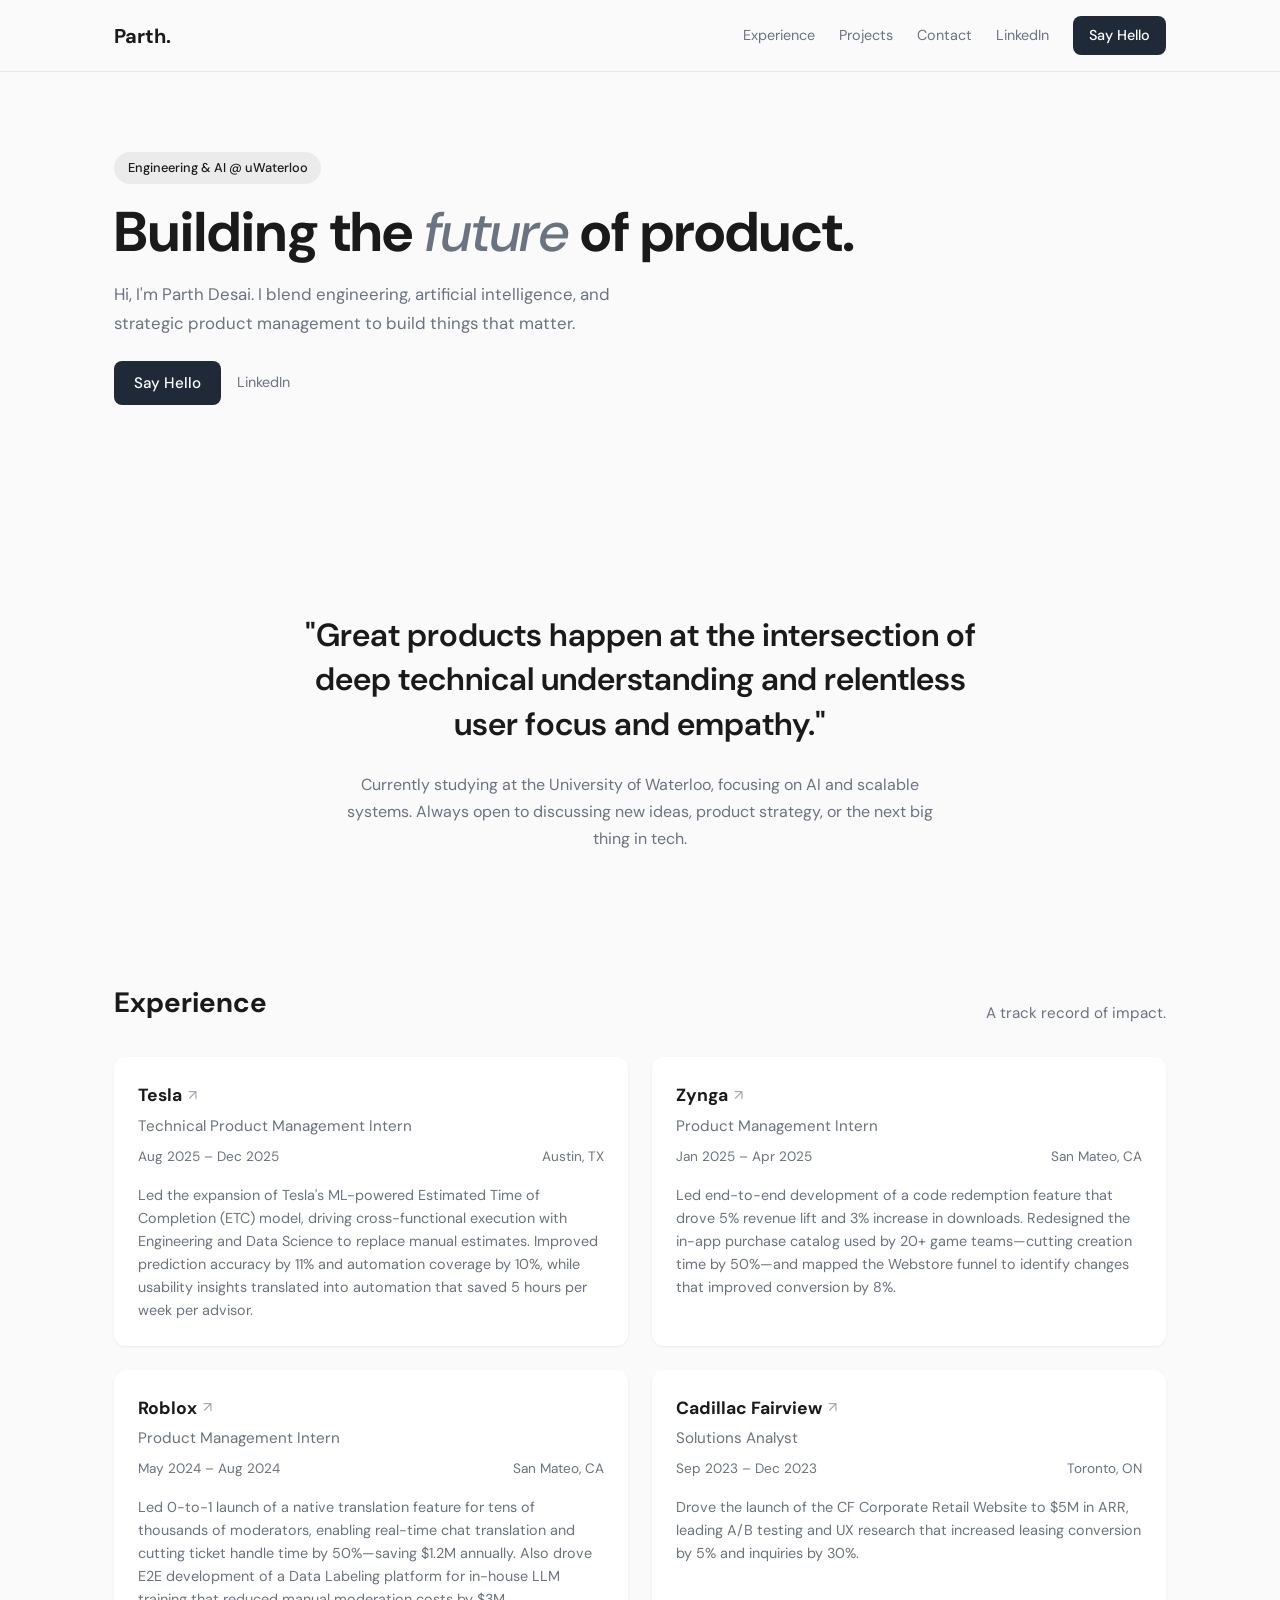
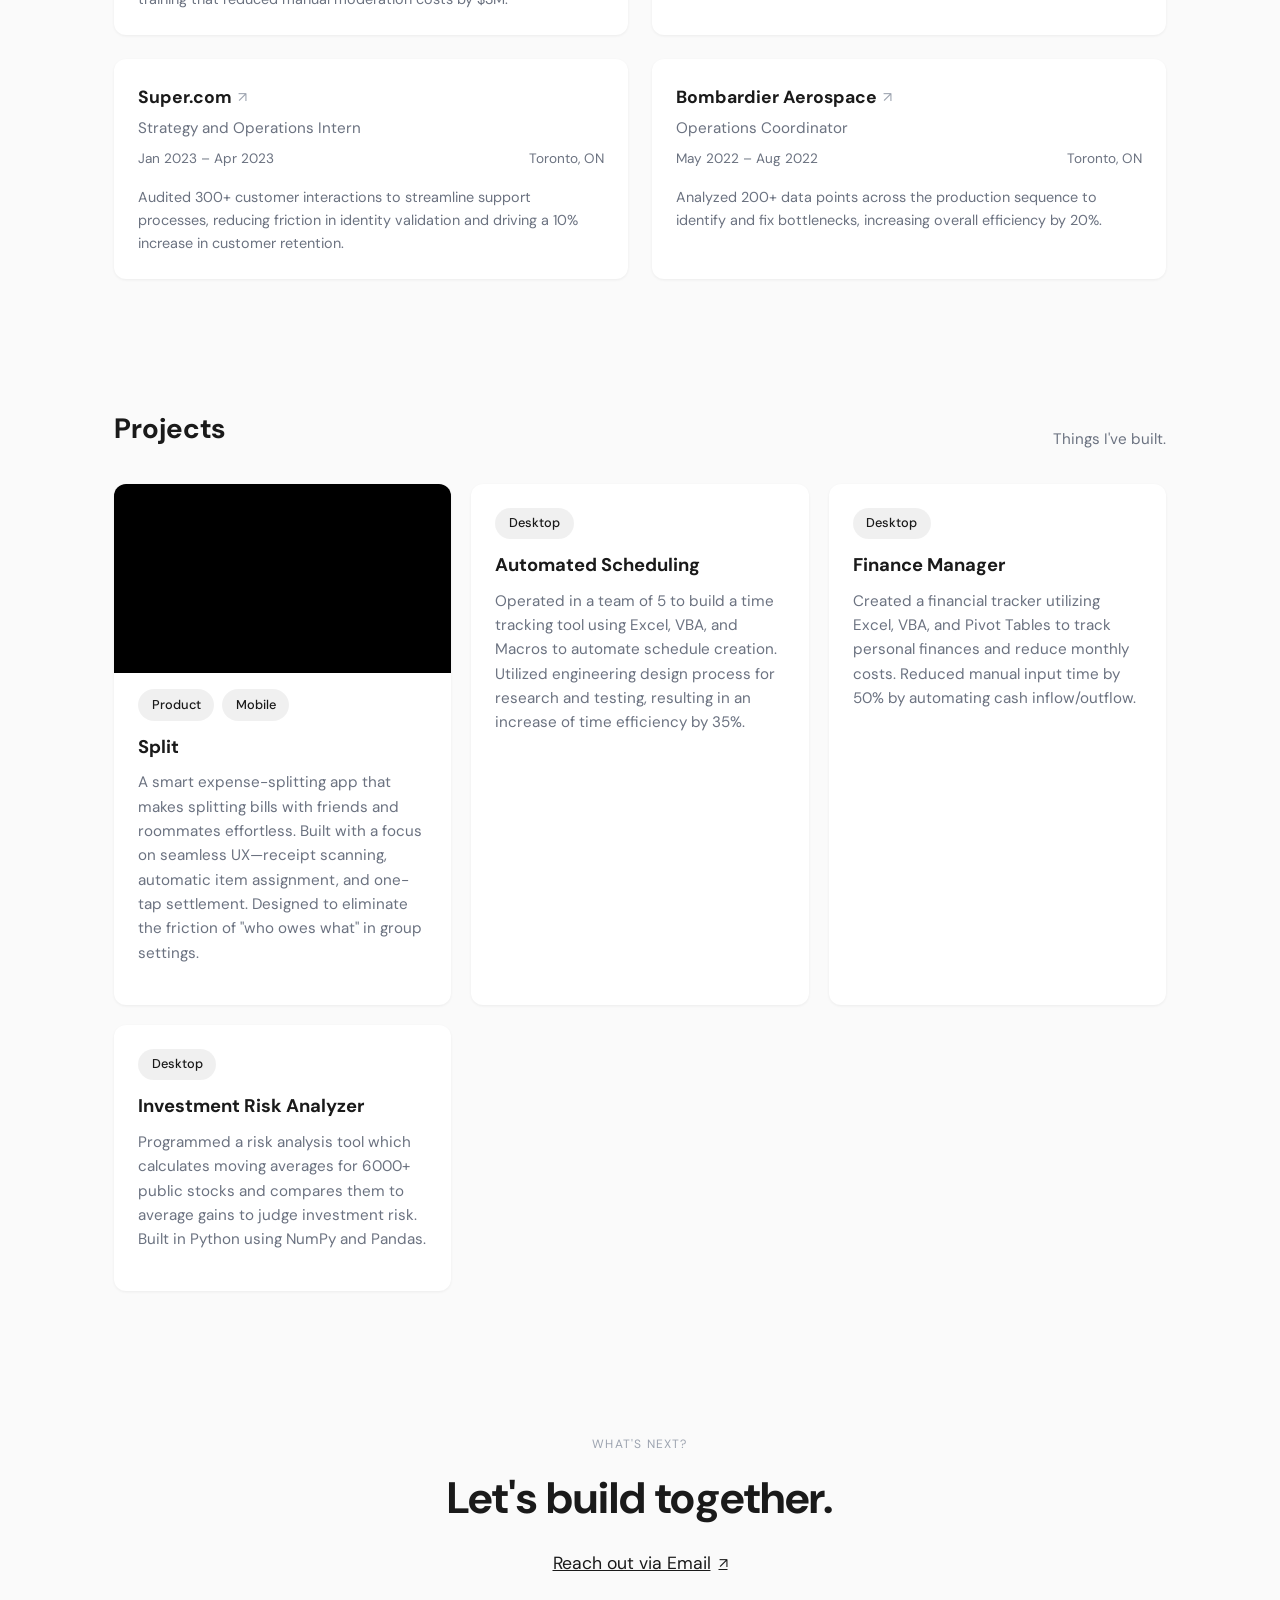
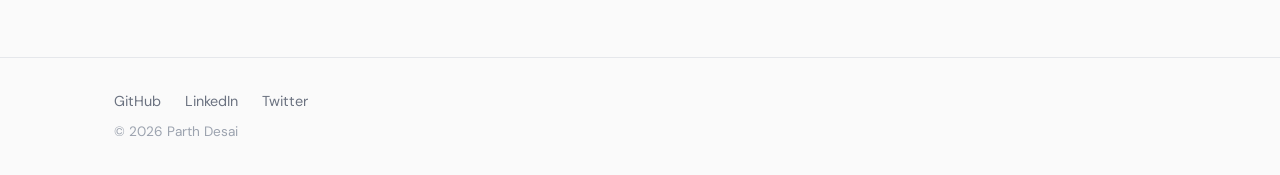
<file: index.html>
<!DOCTYPE html>
<html lang="en">
  <head>
    <meta charset="UTF-8" />
    <meta name="viewport" content="width=device-width, initial-scale=1.0" />
    <meta name="description" content="Parth Desai - Building the future of product. Engineering & AI @ uWaterloo." />
    <title>Parth.</title>
    <link rel="preconnect" href="https://fonts.googleapis.com">
    <link rel="preconnect" href="https://fonts.gstatic.com" crossorigin>
    <link href="https://fonts.googleapis.com/css2?family=DM+Sans:ital,opsz,wght@0,9..40,400;0,9..40,500;0,9..40,600;0,9..40,700;1,9..40,400&display=swap" rel="stylesheet">
    <script type="module" crossorigin src="/assets/index-f36a55dd.js"></script>
    <link rel="stylesheet" href="/assets/index-6087f03e.css">
  </head>
  <body>
    <div id="root"></div>
    
  </body>
</html>
</file>
<file: assets/index-6087f03e.css>
*,*:before,*:after{box-sizing:border-box}:root{--text: #1a1a1a;--text-muted: #6b7280;--text-light: #9ca3af;--bg: #fafafa;--card-bg: #ffffff;--accent: #1f2937;--border: #e5e7eb}body{margin:0;font-family:DM Sans,-apple-system,BlinkMacSystemFont,sans-serif;-webkit-font-smoothing:antialiased;-moz-osx-font-smoothing:grayscale;background:var(--bg);color:var(--text);line-height:1.6}a{color:inherit;text-decoration:none}.container{max-width:1100px;margin:0 auto;padding:0 1.5rem}.section-title{font-size:1.75rem;font-weight:700;margin:0}.section-tagline{font-size:.95rem;color:var(--text-muted);margin:0}.header{position:sticky;top:0;z-index:100;background:rgba(250,250,250,.9);-webkit-backdrop-filter:blur(10px);backdrop-filter:blur(10px);border-bottom:1px solid var(--border)}.header-inner{display:flex;justify-content:space-between;align-items:center;padding:1rem 1.5rem}.logo{font-size:1.25rem;font-weight:700}.nav{display:flex;align-items:center;gap:1.5rem}.nav a{font-size:.9rem;color:var(--text-muted);transition:color .2s}.nav a:hover{color:var(--text)}.btn-header{background:var(--accent);color:#fff!important;padding:.5rem 1rem;border-radius:.5rem;font-weight:500}.btn-header:hover{background:#374151}.hero{padding:5rem 0 6rem}.badge-pill{display:inline-block;padding:.35rem .85rem;font-size:.8rem;font-weight:500;background:rgba(0,0,0,.06);border-radius:2rem;color:var(--text);margin-bottom:1rem}.hero-headline{font-size:clamp(2.5rem,6vw,3.5rem);font-weight:700;line-height:1.15;margin:0 0 1rem}.hero-headline em{font-style:italic;color:var(--text-muted);font-weight:500}.hero-content{font-size:1.05rem;color:var(--text-muted);max-width:540px;margin:0 0 1.5rem;line-height:1.7}.hero-actions{display:flex;align-items:center;gap:1rem;margin-bottom:3rem}.btn-hero{background:var(--accent);color:#fff;padding:.6rem 1.25rem;border-radius:.5rem;font-weight:500;font-size:.95rem}.btn-hero:hover{background:#374151}.social-link{font-size:.9rem;color:var(--text-muted)}.hero-prev{font-size:.9rem}.hero-prev-label{color:var(--text-light);margin-right:.5rem}.hero-prev .badge-pill{margin-right:.5rem;background:rgba(0,0,0,.08);font-size:.75rem}.about{padding:4rem 0}.about-quote{font-size:clamp(1.5rem,3vw,2rem);font-weight:600;line-height:1.4;margin:0 auto 1.5rem;max-width:700px;text-align:center}.about-content{font-size:1rem;color:var(--text-muted);line-height:1.7;margin:0;max-width:600px;text-align:center;margin-inline:auto}.experience{padding:4rem 0}.section-header{display:flex;justify-content:space-between;align-items:flex-end;flex-wrap:wrap;gap:.5rem;margin-bottom:2rem}.experience-grid{display:grid;grid-template-columns:repeat(auto-fill,minmax(340px,1fr));gap:1.5rem}.experience-card{background:var(--card-bg);border-radius:.75rem;padding:1.5rem;box-shadow:0 1px 3px #0000000f;transition:transform .2s,box-shadow .2s}.experience-card:hover{transform:translateY(-2px);box-shadow:0 10px 40px #00000014}.experience-card .card-top{margin-bottom:.25rem}.card-company-link{display:inline-flex;align-items:center;gap:.35rem}.card-company-link:hover{color:var(--text-muted)}.experience-card h3{font-size:1.1rem;font-weight:700;margin:0}.card-role{font-size:.95rem;color:var(--text-muted);margin:.25rem 0 0}.card-arrow{font-size:.9rem;color:var(--text-light)}.card-meta{display:flex;justify-content:space-between;margin-top:.5rem;font-size:.85rem;color:var(--text-muted)}.card-description{margin:1rem 0 0;font-size:.9rem;color:var(--text-muted);line-height:1.6}.projects{padding:4rem 0}.projects-grid{display:grid;grid-template-columns:repeat(auto-fill,minmax(320px,1fr));gap:1.25rem}.project-card{background:var(--card-bg);border-radius:.75rem;padding:1.5rem;box-shadow:0 1px 3px #0000000f;transition:transform .2s,box-shadow .2s}.project-card:hover{transform:translateY(-2px);box-shadow:0 10px 40px #00000014}.project-video{margin:-1.5rem -1.5rem 1rem;border-radius:.75rem .75rem 0 0;overflow:hidden;background:#000}.project-video video,.project-video iframe{width:100%;display:block;max-height:320px;object-fit:cover}.project-video iframe{aspect-ratio:16 / 9;border:none}.project-badges{margin-bottom:.75rem}.project-badges .badge-pill{margin-right:.5rem;margin-bottom:0}.project-card h3{font-size:1.15rem;font-weight:700;margin:0 0 .5rem}.project-card p{font-size:.95rem;color:var(--text-muted);line-height:1.6;margin:0 0 1rem}.project-link{font-size:.9rem;font-weight:500;color:var(--text)}.project-link:hover{text-decoration:underline}.contact{padding:5rem 0;text-align:center}.contact-subtitle{font-size:.75rem;letter-spacing:.1em;color:var(--text-light);margin:0 0 .5rem}.contact-title{font-size:clamp(2rem,4vw,2.75rem);font-weight:700;margin:0 0 1rem}.contact-link{display:inline-flex;align-items:center;gap:.5rem;font-size:1.1rem;text-decoration:underline}.contact-link:hover{color:var(--text-muted)}.link-icon{font-size:.9rem}.footer{padding:2rem 0;border-top:1px solid var(--border)}.footer-links{display:flex;gap:1.5rem;margin-bottom:.5rem}.footer-links a{font-size:.9rem;color:var(--text-muted)}.footer-links a:hover{color:var(--text)}.footer-copy{font-size:.85rem;color:var(--text-light);margin:0}
</file>
